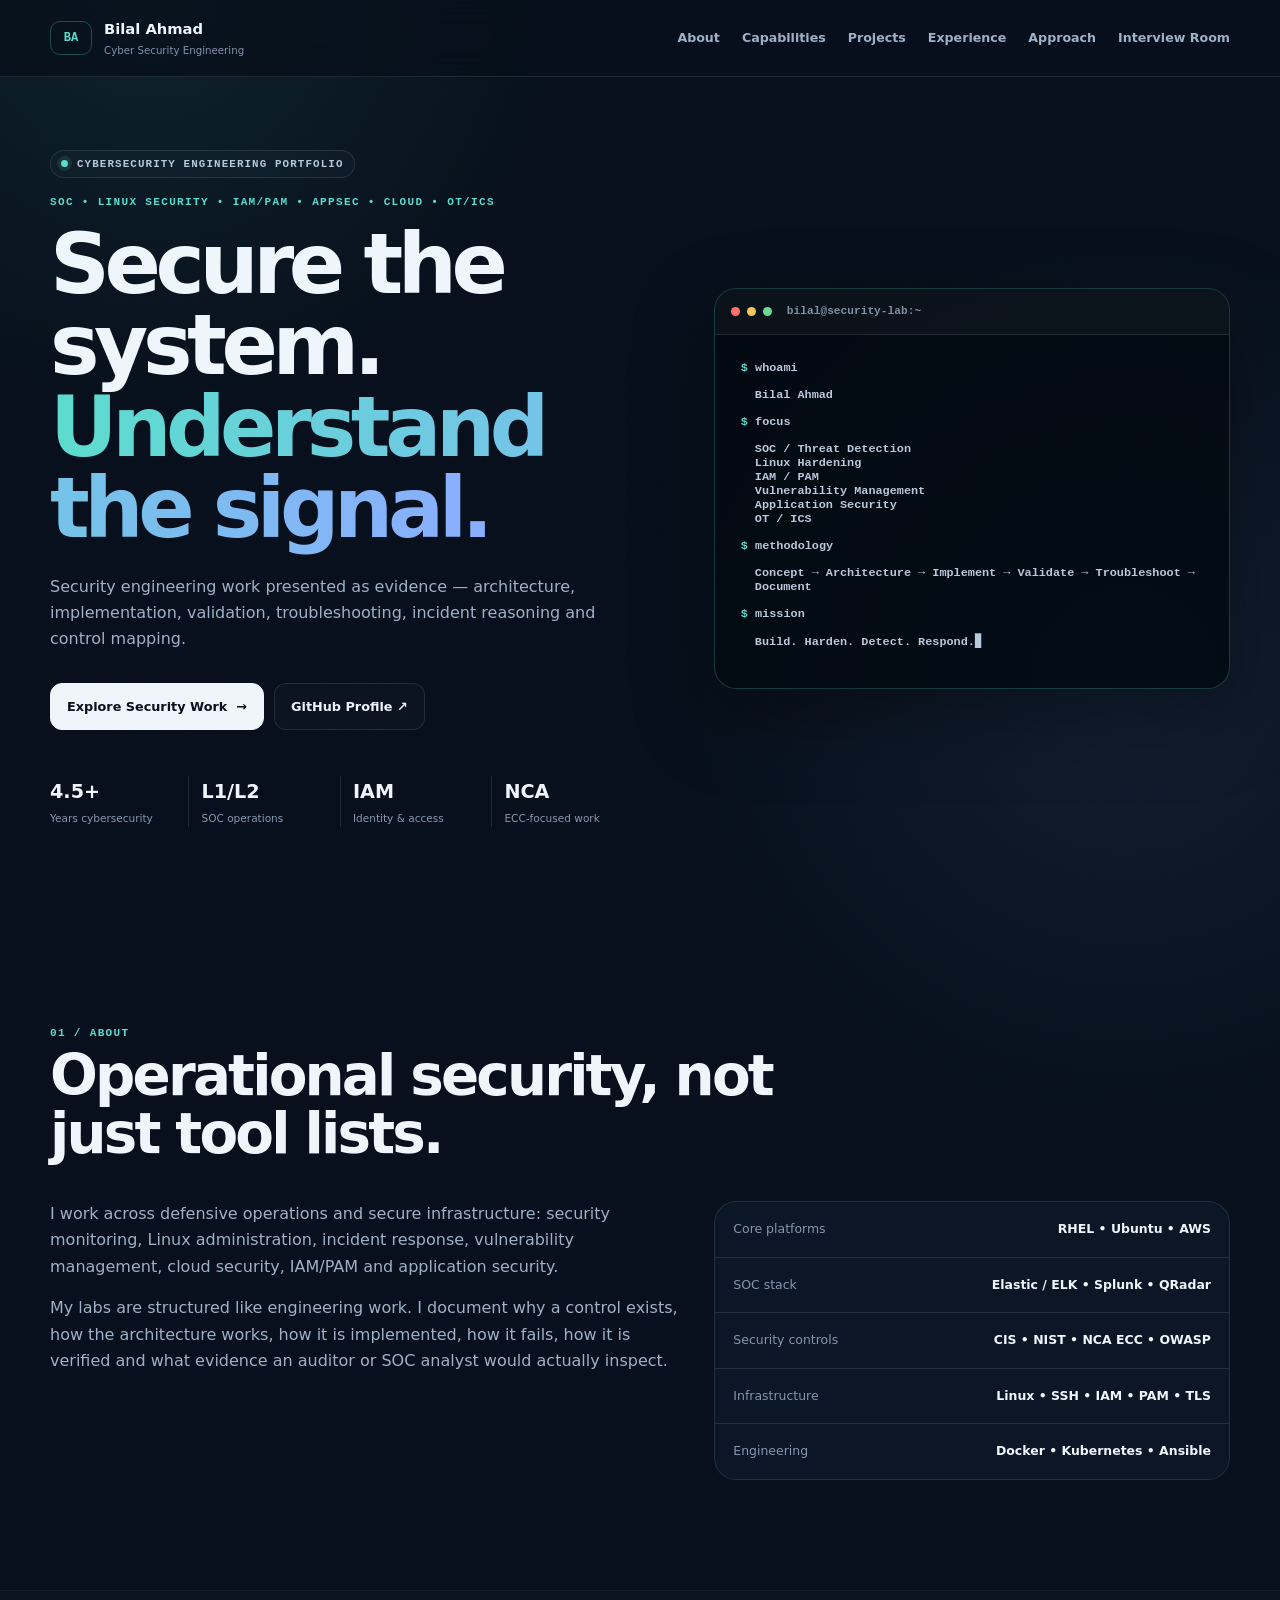
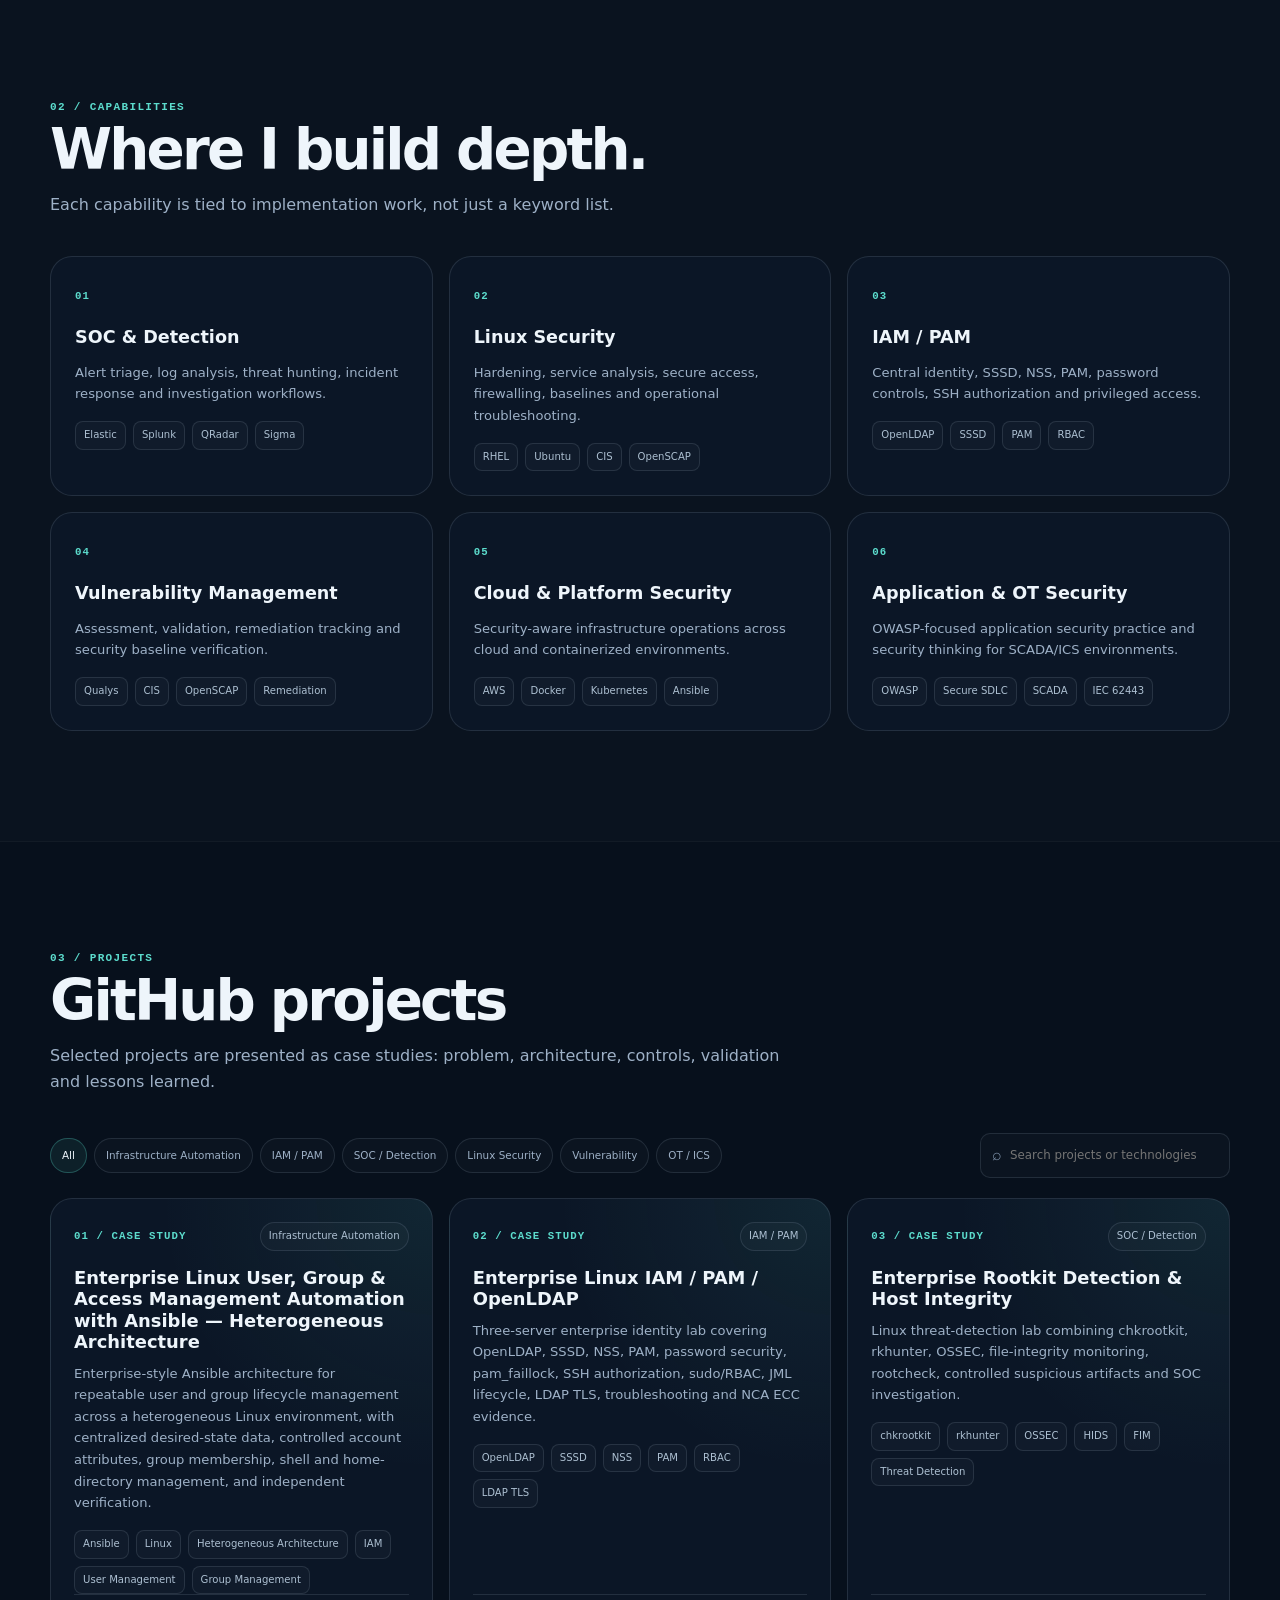
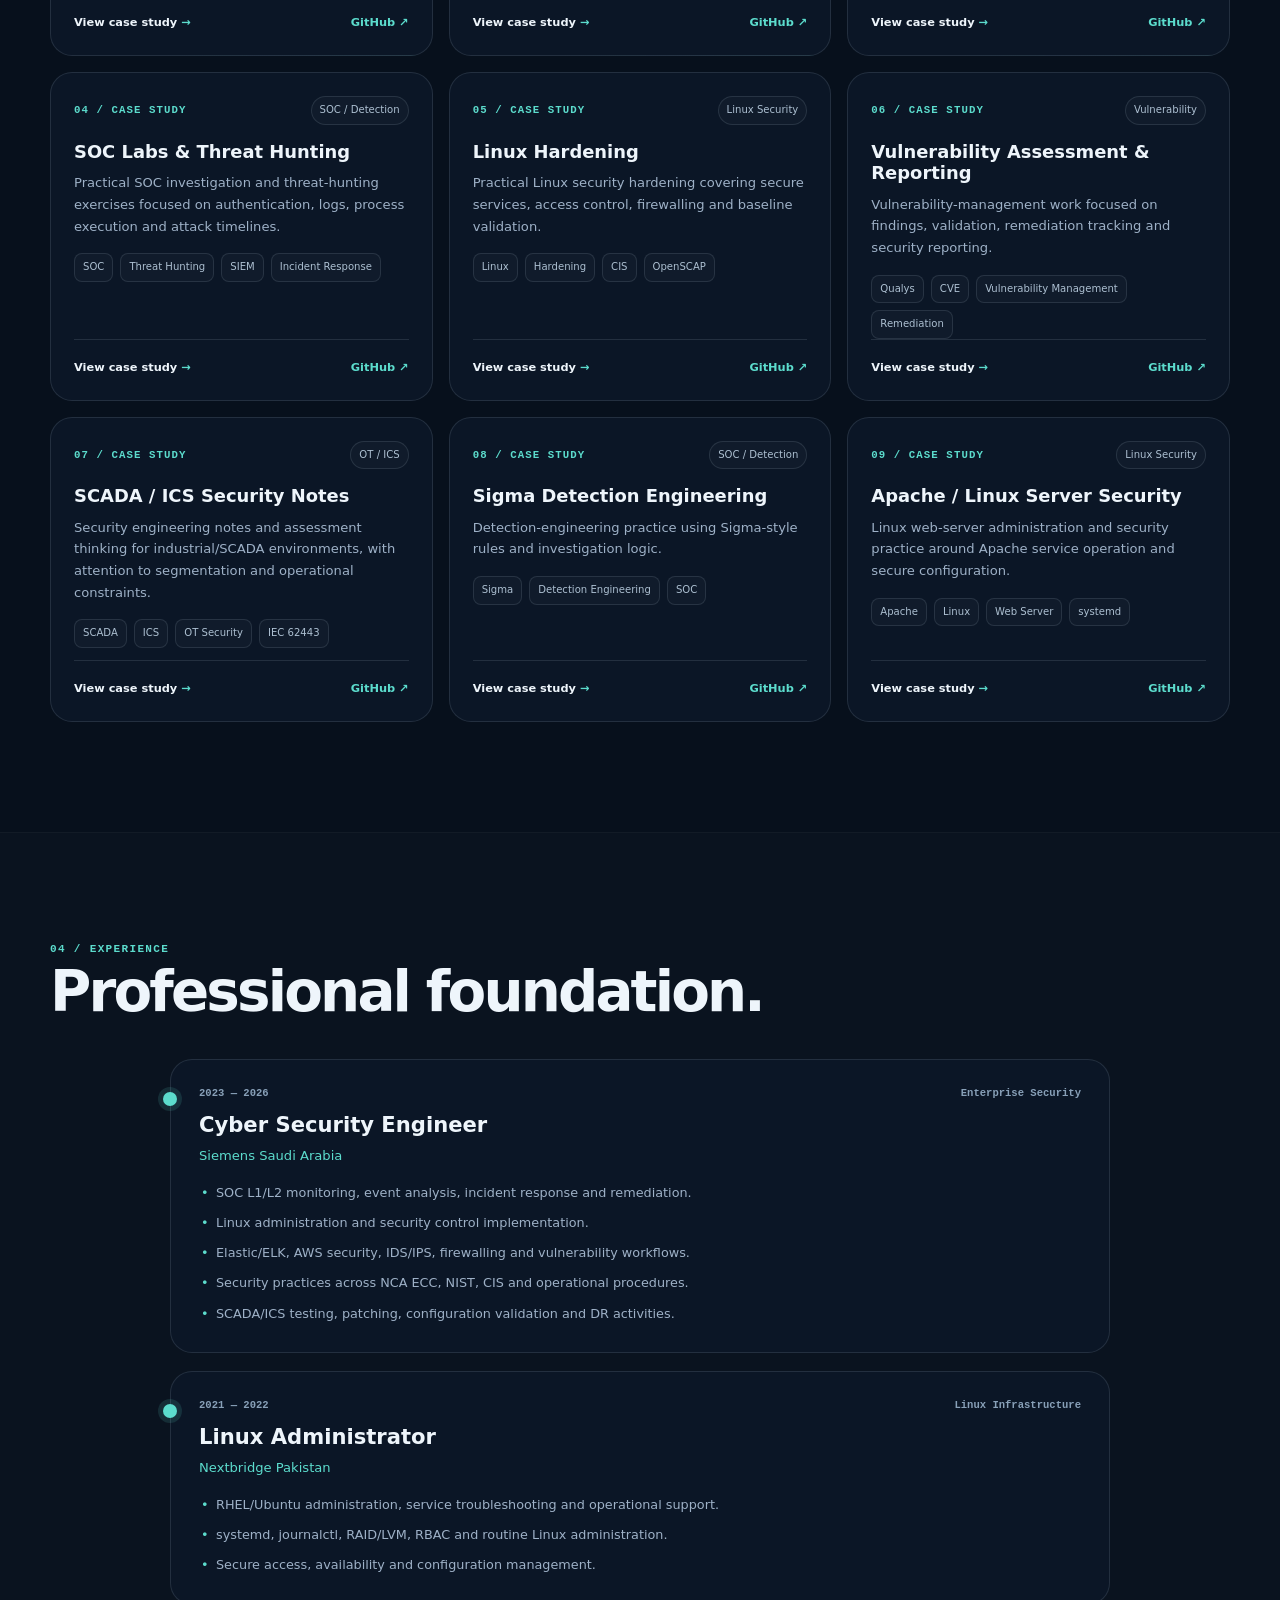
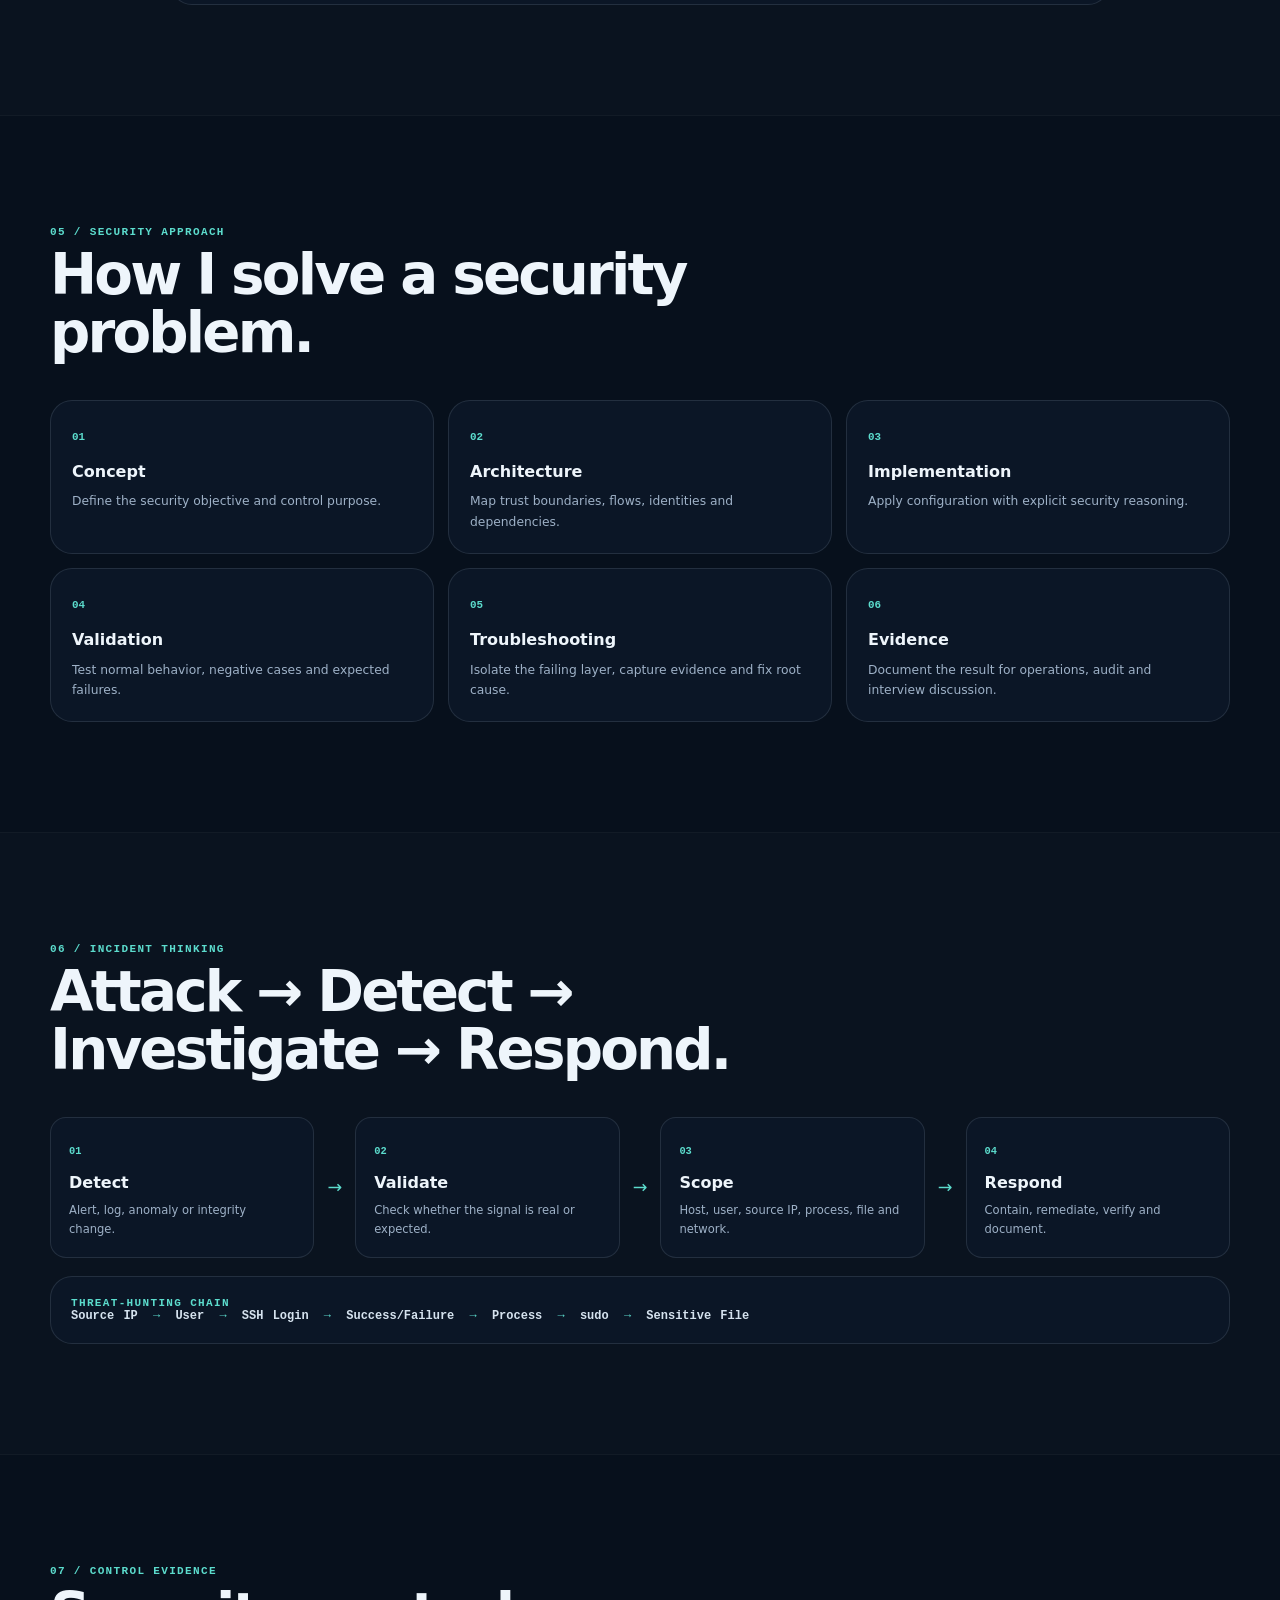
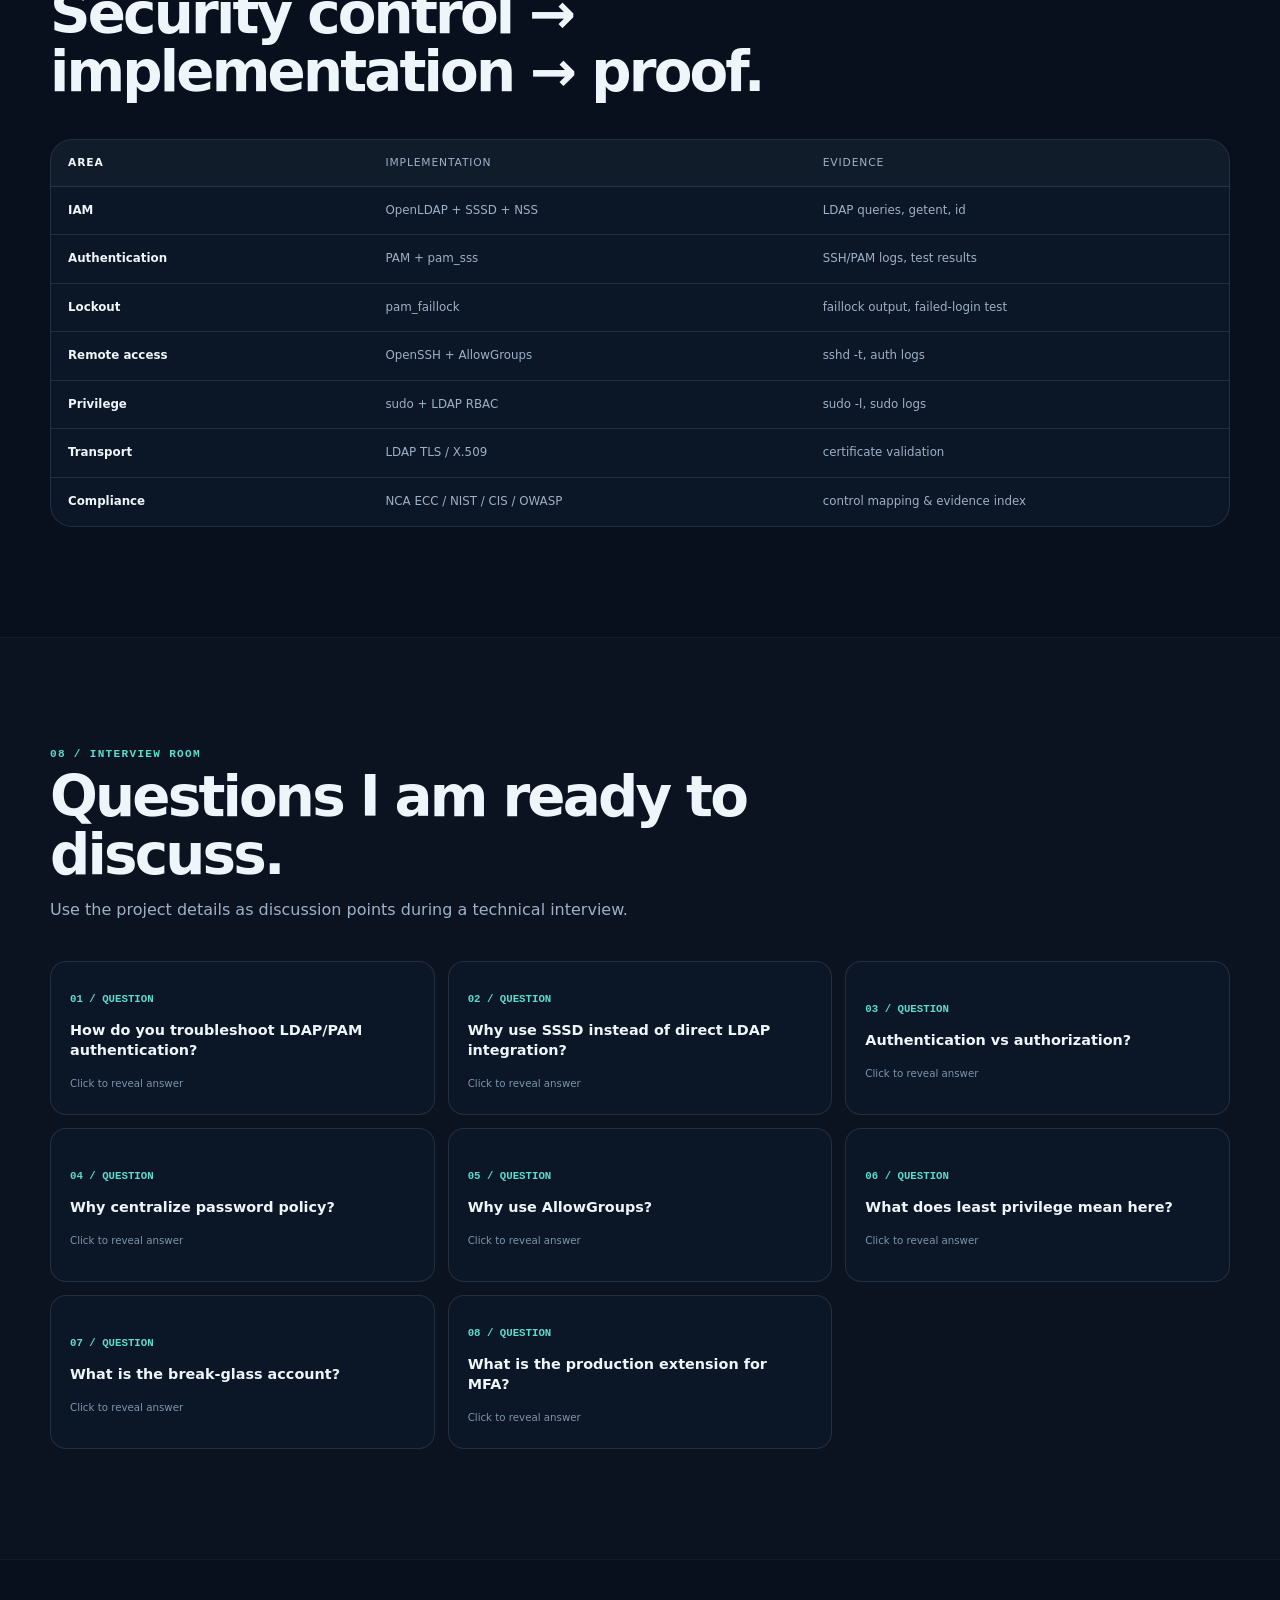
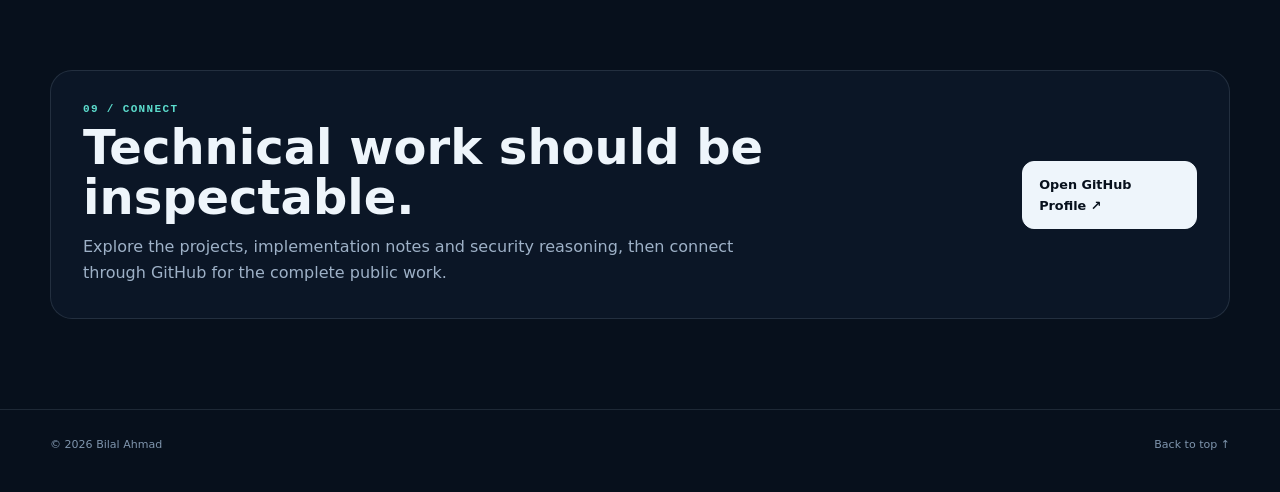
<file: index.html>
<!DOCTYPE html>
<html lang="en">
<head>
  <meta charset="UTF-8">
  <meta name="viewport" content="width=device-width, initial-scale=1.0">
  <meta name="description" content="Bilal Ahmad — Cyber Security Engineer, SOC Analyst and Application Security portfolio.">
  <meta name="theme-color" content="#07101c">
  <title>Bilal Ahmad | Cyber Security Portfolio</title>
  <link rel="stylesheet" href="style.css?v=20261014-lab12-fix2">
</head>
<body>
  <div class="noise" aria-hidden="true"></div>
  <div class="grid-bg" aria-hidden="true"></div>

  <header class="header" id="top">
    <div class="container nav-wrap">
      <a class="brand" href="#top" aria-label="Bilal Ahmad home">
        <span class="brand-chip">BA</span>
        <span>
          <strong>Bilal Ahmad</strong>
          <small>Cyber Security Engineering</small>
        </span>
      </a>

      <button class="menu-toggle" id="menuToggle" type="button" aria-label="Open menu" aria-expanded="false">
        <span></span><span></span><span></span>
      </button>

      <nav class="nav-links" id="navLinks" aria-label="Primary navigation">
        <a href="#about">About</a>
        <a href="#capabilities">Capabilities</a>
        <a href="#projects">Projects</a>
        <a href="#experience">Experience</a>
        <a href="#method">Approach</a>
        <a href="#interview">Interview Room</a>
      </nav>
    </div>
  </header>

  <main>
    <section class="hero container">
      <div class="hero-copy reveal">
        <div class="status-line"><span class="pulse"></span> CYBERSECURITY ENGINEERING PORTFOLIO</div>
        <p class="kicker">SOC • LINUX SECURITY • IAM/PAM • APPSEC • CLOUD • OT/ICS</p>
        <h1>Secure the system.<br><span>Understand the signal.</span></h1>
        <p class="hero-lead">
          Security engineering work presented as evidence — architecture, implementation, validation,
          troubleshooting, incident reasoning and control mapping.
        </p>
        <div class="hero-actions">
          <a class="btn btn-primary" href="#projects">Explore Security Work <span>→</span></a>
          <a class="btn btn-ghost" href="https://github.com/bilal7533-sec" target="_blank" rel="noopener noreferrer">GitHub Profile ↗</a>
        </div>

        <div class="hero-metrics">
          <div><strong>4.5+</strong><span>Years cybersecurity</span></div>
          <div><strong>L1/L2</strong><span>SOC operations</span></div>
          <div><strong>IAM</strong><span>Identity & access</span></div>
          <div><strong>NCA</strong><span>ECC-focused work</span></div>
        </div>
      </div>

      <aside class="hero-console reveal" aria-label="Security engineering console">
        <div class="console-top">
          <span class="dot red"></span><span class="dot yellow"></span><span class="dot green"></span>
          <span class="console-title">bilal@security-lab:~</span>
        </div>
        <div class="console-body">
          <p><span class="prompt">$</span> whoami</p>
          <p class="out">Bilal Ahmad</p>
          <p><span class="prompt">$</span> focus</p>
          <p class="out muted">SOC / Threat Detection<br>Linux Hardening<br>IAM / PAM<br>Vulnerability Management<br>Application Security<br>OT / ICS</p>
          <p><span class="prompt">$</span> methodology</p>
          <p class="out">Concept → Architecture → Implement → Validate → Troubleshoot → Document</p>
          <p><span class="prompt">$</span> mission</p>
          <p class="out accent">Build. Harden. Detect. Respond.<span class="cursor">▋</span></p>
        </div>
      </aside>
    </section>

    <section class="section container" id="about">
      <div class="section-head reveal">
        <p class="eyebrow">01 / ABOUT</p>
        <h2>Operational security, not just tool lists.</h2>
      </div>
      <div class="about-grid">
        <div class="about-story reveal">
          <p>I work across defensive operations and secure infrastructure: security monitoring, Linux administration, incident response, vulnerability management, cloud security, IAM/PAM and application security.</p>
          <p>My labs are structured like engineering work. I document why a control exists, how the architecture works, how it is implemented, how it fails, how it is verified and what evidence an auditor or SOC analyst would actually inspect.</p>
        </div>
        <div class="proof-panel reveal">
          <div class="proof-row"><span>Core platforms</span><strong>RHEL • Ubuntu • AWS</strong></div>
          <div class="proof-row"><span>SOC stack</span><strong>Elastic / ELK • Splunk • QRadar</strong></div>
          <div class="proof-row"><span>Security controls</span><strong>CIS • NIST • NCA ECC • OWASP</strong></div>
          <div class="proof-row"><span>Infrastructure</span><strong>Linux • SSH • IAM • PAM • TLS</strong></div>
          <div class="proof-row"><span>Engineering</span><strong>Docker • Kubernetes • Ansible</strong></div>
        </div>
      </div>
    </section>

    <section class="section alt" id="capabilities">
      <div class="container">
        <div class="section-head reveal">
          <p class="eyebrow">02 / CAPABILITIES</p>
          <h2>Where I build depth.</h2>
          <p class="section-sub">Each capability is tied to implementation work, not just a keyword list.</p>
        </div>
        <div class="cap-grid">
          <article class="cap-card reveal"><span class="cap-num">01</span><h3>SOC & Detection</h3><p>Alert triage, log analysis, threat hunting, incident response and investigation workflows.</p><div class="tag-list"><span>Elastic</span><span>Splunk</span><span>QRadar</span><span>Sigma</span></div></article>
          <article class="cap-card reveal"><span class="cap-num">02</span><h3>Linux Security</h3><p>Hardening, service analysis, secure access, firewalling, baselines and operational troubleshooting.</p><div class="tag-list"><span>RHEL</span><span>Ubuntu</span><span>CIS</span><span>OpenSCAP</span></div></article>
          <article class="cap-card reveal"><span class="cap-num">03</span><h3>IAM / PAM</h3><p>Central identity, SSSD, NSS, PAM, password controls, SSH authorization and privileged access.</p><div class="tag-list"><span>OpenLDAP</span><span>SSSD</span><span>PAM</span><span>RBAC</span></div></article>
          <article class="cap-card reveal"><span class="cap-num">04</span><h3>Vulnerability Management</h3><p>Assessment, validation, remediation tracking and security baseline verification.</p><div class="tag-list"><span>Qualys</span><span>CIS</span><span>OpenSCAP</span><span>Remediation</span></div></article>
          <article class="cap-card reveal"><span class="cap-num">05</span><h3>Cloud & Platform Security</h3><p>Security-aware infrastructure operations across cloud and containerized environments.</p><div class="tag-list"><span>AWS</span><span>Docker</span><span>Kubernetes</span><span>Ansible</span></div></article>
          <article class="cap-card reveal"><span class="cap-num">06</span><h3>Application & OT Security</h3><p>OWASP-focused application security practice and security thinking for SCADA/ICS environments.</p><div class="tag-list"><span>OWASP</span><span>Secure SDLC</span><span>SCADA</span><span>IEC 62443</span></div></article>
        </div>
      </div>
    </section>

    <section class="section container" id="projects">
      <div class="section-head reveal">
        <p class="eyebrow">03 / PROJECTS</p>
        <h2>GitHub projects</h2>
        <p class="section-sub">Selected projects are presented as case studies: problem, architecture, controls, validation and lessons learned.</p>
      </div>

      <div class="project-toolbar reveal">
        <div class="filter-wrap" id="filters" role="toolbar" aria-label="Project filters"></div>
        <label class="search-box"><span>⌕</span><input id="projectSearch" type="search" placeholder="Search projects or technologies" autocomplete="off"></label>
      </div>

      <div class="projects-grid" id="projectsGrid" aria-live="polite"></div>
      <div class="project-empty" id="projectEmpty" hidden>No project matches your search.</div>
    </section>

    <section class="section alt" id="experience">
      <div class="container">
        <div class="section-head reveal">
          <p class="eyebrow">04 / EXPERIENCE</p>
          <h2>Professional foundation.</h2>
        </div>
        <div class="timeline">
          <article class="timeline-card reveal">
            <div class="timeline-marker"></div>
            <div class="timeline-meta"><span>2023 — 2026</span><span>Enterprise Security</span></div>
            <h3>Cyber Security Engineer</h3>
            <p class="org">Siemens Saudi Arabia</p>
            <ul><li>SOC L1/L2 monitoring, event analysis, incident response and remediation.</li><li>Linux administration and security control implementation.</li><li>Elastic/ELK, AWS security, IDS/IPS, firewalling and vulnerability workflows.</li><li>Security practices across NCA ECC, NIST, CIS and operational procedures.</li><li>SCADA/ICS testing, patching, configuration validation and DR activities.</li></ul>
          </article>
          <article class="timeline-card reveal">
            <div class="timeline-marker"></div>
            <div class="timeline-meta"><span>2021 — 2022</span><span>Linux Infrastructure</span></div>
            <h3>Linux Administrator</h3>
            <p class="org">Nextbridge Pakistan</p>
            <ul><li>RHEL/Ubuntu administration, service troubleshooting and operational support.</li><li>systemd, journalctl, RAID/LVM, RBAC and routine Linux administration.</li><li>Secure access, availability and configuration management.</li></ul>
          </article>
        </div>
      </div>
    </section>

    <section class="section container" id="method">
      <div class="section-head reveal">
        <p class="eyebrow">05 / SECURITY APPROACH</p>
        <h2>How I solve a security problem.</h2>
      </div>
      <div class="method-grid">
        <div class="method-card reveal"><span>01</span><h3>Concept</h3><p>Define the security objective and control purpose.</p></div>
        <div class="method-card reveal"><span>02</span><h3>Architecture</h3><p>Map trust boundaries, flows, identities and dependencies.</p></div>
        <div class="method-card reveal"><span>03</span><h3>Implementation</h3><p>Apply configuration with explicit security reasoning.</p></div>
        <div class="method-card reveal"><span>04</span><h3>Validation</h3><p>Test normal behavior, negative cases and expected failures.</p></div>
        <div class="method-card reveal"><span>05</span><h3>Troubleshooting</h3><p>Isolate the failing layer, capture evidence and fix root cause.</p></div>
        <div class="method-card reveal"><span>06</span><h3>Evidence</h3><p>Document the result for operations, audit and interview discussion.</p></div>
      </div>
    </section>

    <section class="section alt" id="response">
      <div class="container">
        <div class="section-head reveal">
          <p class="eyebrow">06 / INCIDENT THINKING</p>
          <h2>Attack → Detect → Investigate → Respond.</h2>
        </div>
        <div class="response-flow reveal">
          <div><span>01</span><strong>Detect</strong><p>Alert, log, anomaly or integrity change.</p></div>
          <i>→</i><div><span>02</span><strong>Validate</strong><p>Check whether the signal is real or expected.</p></div>
          <i>→</i><div><span>03</span><strong>Scope</strong><p>Host, user, source IP, process, file and network.</p></div>
          <i>→</i><div><span>04</span><strong>Respond</strong><p>Contain, remediate, verify and document.</p></div>
        </div>
        <div class="hunt-box reveal"><p class="eyebrow">THREAT-HUNTING CHAIN</p><p class="hunt-chain">Source IP <b>→</b> User <b>→</b> SSH Login <b>→</b> Success/Failure <b>→</b> Process <b>→</b> sudo <b>→</b> Sensitive File</p></div>
      </div>
    </section>

    <section class="section container" id="controls">
      <div class="section-head reveal">
        <p class="eyebrow">07 / CONTROL EVIDENCE</p>
        <h2>Security control → implementation → proof.</h2>
      </div>
      <div class="control-table reveal">
        <div class="control-row head"><span>Area</span><span>Implementation</span><span>Evidence</span></div>
        <div class="control-row"><span>IAM</span><span>OpenLDAP + SSSD + NSS</span><span>LDAP queries, getent, id</span></div>
        <div class="control-row"><span>Authentication</span><span>PAM + pam_sss</span><span>SSH/PAM logs, test results</span></div>
        <div class="control-row"><span>Lockout</span><span>pam_faillock</span><span>faillock output, failed-login test</span></div>
        <div class="control-row"><span>Remote access</span><span>OpenSSH + AllowGroups</span><span>sshd -t, auth logs</span></div>
        <div class="control-row"><span>Privilege</span><span>sudo + LDAP RBAC</span><span>sudo -l, sudo logs</span></div>
        <div class="control-row"><span>Transport</span><span>LDAP TLS / X.509</span><span>certificate validation</span></div>
        <div class="control-row"><span>Compliance</span><span>NCA ECC / NIST / CIS / OWASP</span><span>control mapping & evidence index</span></div>
      </div>
    </section>

    <section class="section alt" id="interview">
      <div class="container">
        <div class="section-head reveal">
          <p class="eyebrow">08 / INTERVIEW ROOM</p>
          <h2>Questions I am ready to discuss.</h2>
          <p class="section-sub">Use the project details as discussion points during a technical interview.</p>
        </div>
        <div class="interview-grid" id="interviewGrid"></div>
      </div>
    </section>

    <section class="section contact-section" id="contact">
      <div class="container contact-panel reveal">
        <div><p class="eyebrow">09 / CONNECT</p><h2>Technical work should be inspectable.</h2><p>Explore the projects, implementation notes and security reasoning, then connect through GitHub for the complete public work.</p></div>
        <a class="btn btn-primary" href="https://github.com/bilal7533-sec" target="_blank" rel="noopener noreferrer">Open GitHub Profile ↗</a>
      </div>
    </section>
  </main>

  <footer class="footer"><div class="container footer-inner"><span>© <span id="year"></span> Bilal Ahmad</span><a href="#top">Back to top ↑</a></div></footer>

  <div class="modal" id="caseModal" hidden>
    <div class="modal-backdrop" data-close-modal></div>
    <article class="modal-card" role="dialog" aria-modal="true" aria-labelledby="modalTitle">
      <button class="modal-close" type="button" aria-label="Close" data-close-modal>×</button>
      <p class="eyebrow" id="modalCategory"></p>
      <h2 id="modalTitle"></h2>
      <p class="modal-summary" id="modalSummary"></p>
      <div class="modal-grid">
        <div><span>Security problem</span><p id="modalProblem"></p></div>
        <div><span>Architecture / stack</span><p id="modalStack"></p></div>
        <div><span>Validation</span><p id="modalValidation"></p></div>
        <div><span>Evidence</span><p id="modalEvidence"></p></div>
      </div>
      <div id="modalBody"></div>
      <div class="modal-actions" id="modalActions"></div>
    </article>
  </div>

  <script src="data/projects.js?v=20261014-lab12-fix2"></script>
  <script src="app.js?v=20261014-lab12-fix2"></script>
</body>
</html>
</file>
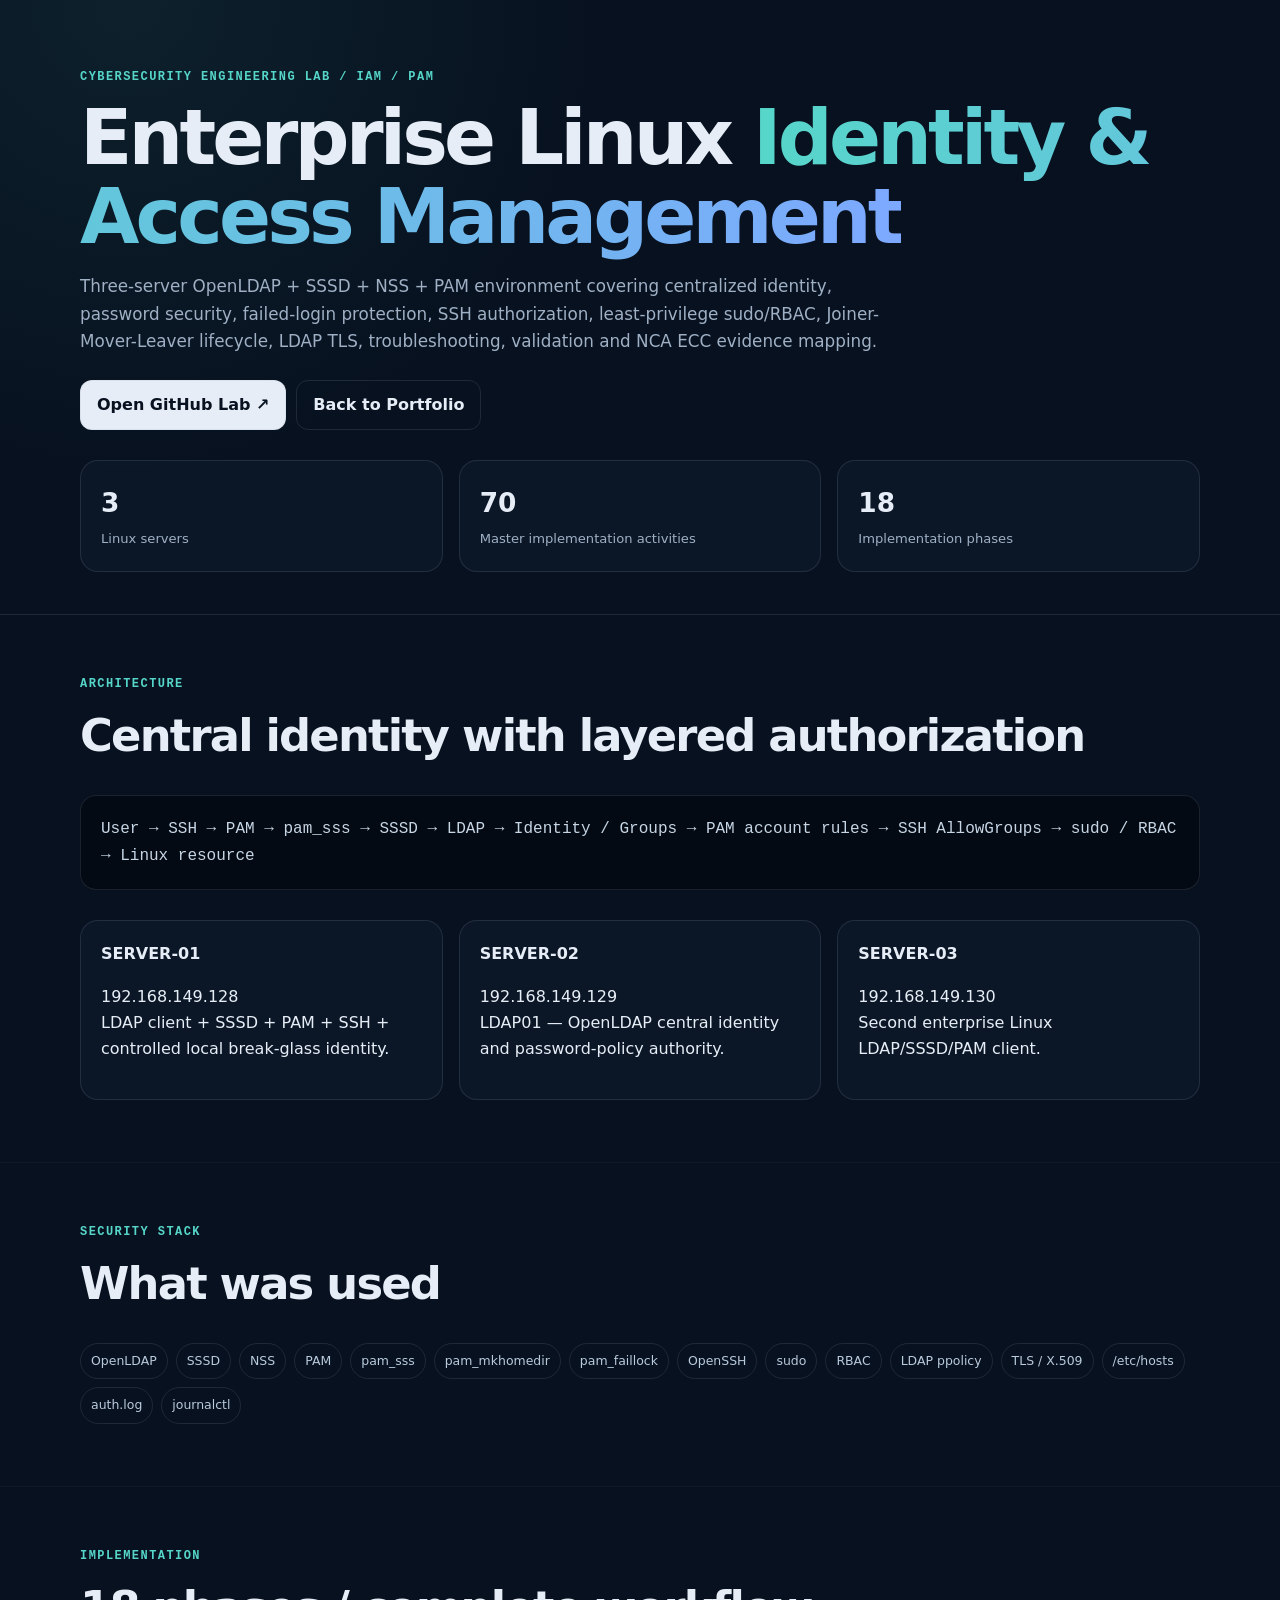
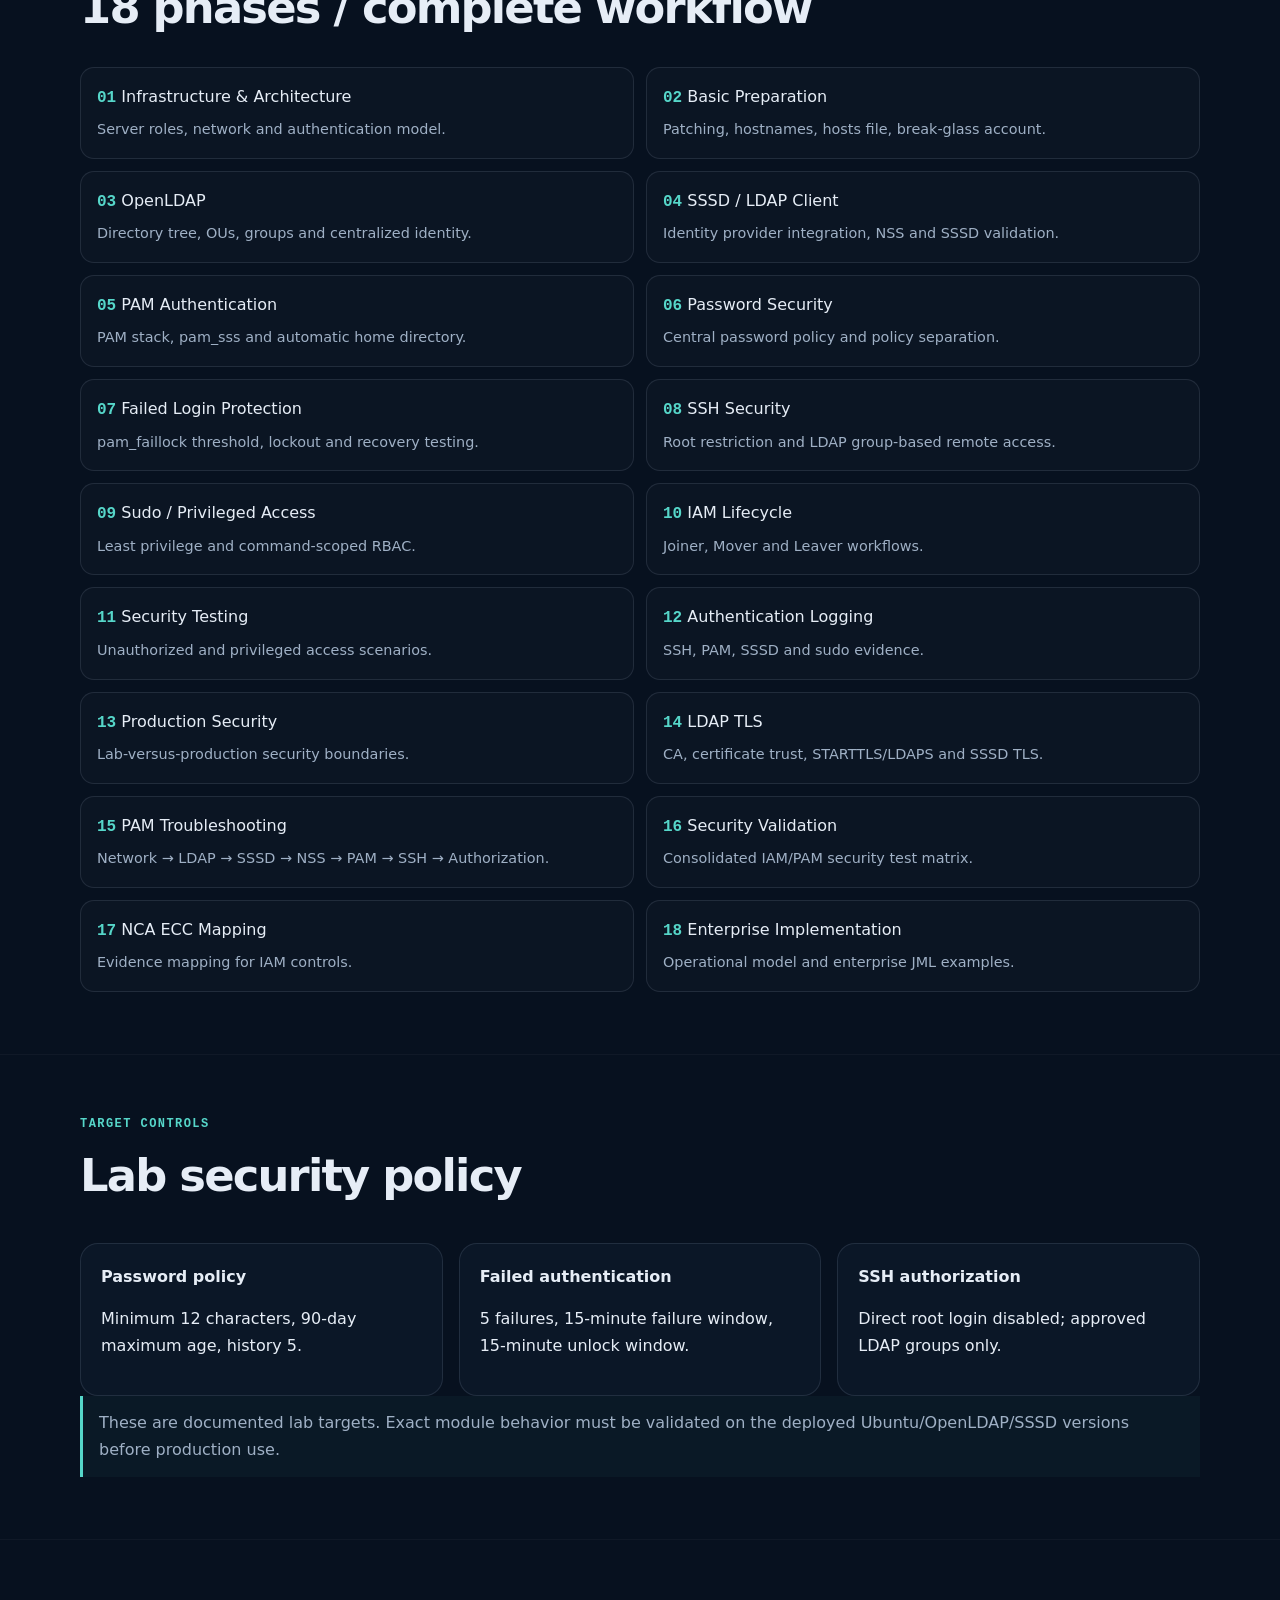
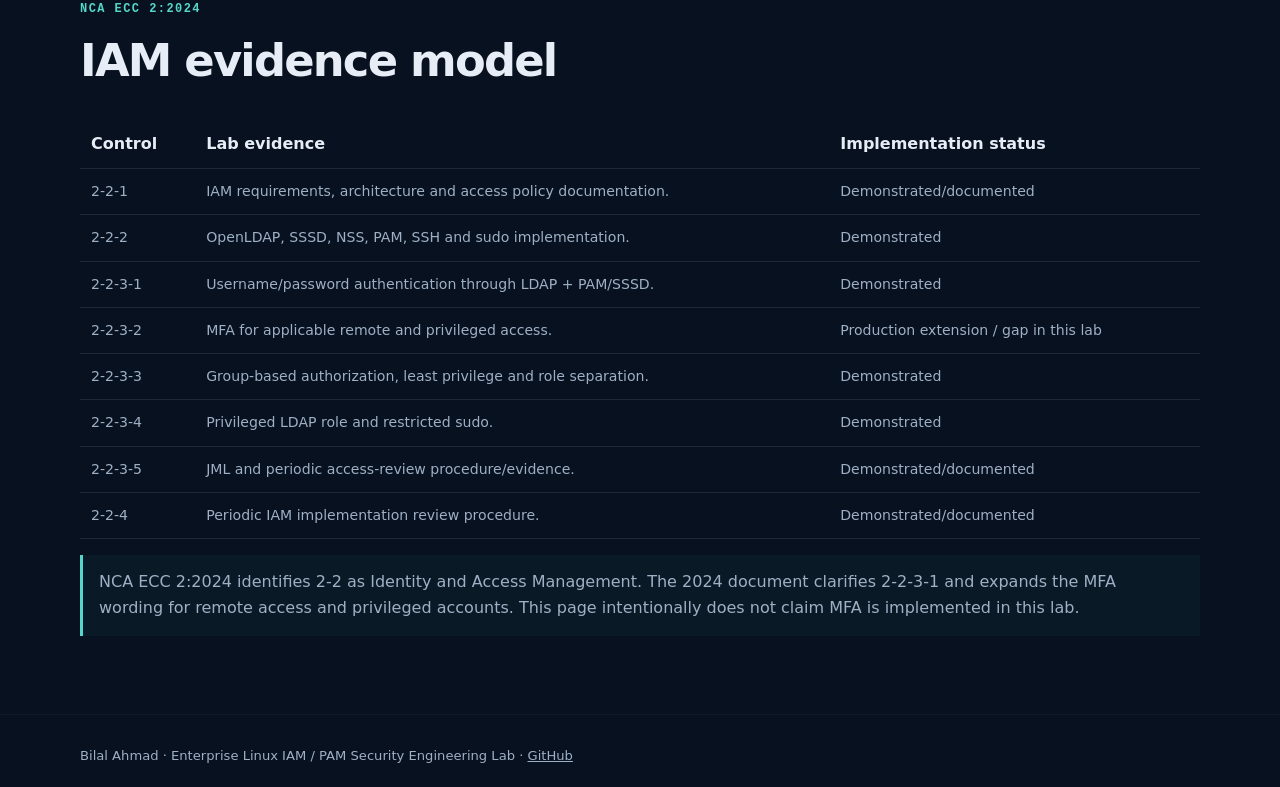
<file: projects/enterprise-ldap-pam-security-lab/web/index.html>
<!DOCTYPE html>
<html lang="en">
<head>
<meta charset="UTF-8">
<meta name="viewport" content="width=device-width, initial-scale=1.0">
<meta name="description" content="Enterprise Linux IAM, PAM and OpenLDAP security engineering lab by Bilal Ahmad.">
<title>Enterprise Linux IAM / PAM Lab | Bilal Ahmad</title>
<style>
:root{--bg:#07111f;--panel:#0d1a2b;--line:rgba(148,163,184,.16);--text:#e6edf6;--muted:#9fb0c5;--accent:#56d6c9;--accent2:#7da8ff}
*{box-sizing:border-box}html{scroll-behavior:smooth}body{margin:0;font-family:Inter,system-ui,-apple-system,Segoe UI,sans-serif;color:var(--text);background:radial-gradient(circle at 10% 0%,rgba(86,214,201,.08),transparent 30rem),var(--bg);line-height:1.65}.wrap{width:min(1120px,calc(100% - 32px));margin:auto}a{color:inherit}.top{padding:70px 0 42px;border-bottom:1px solid var(--line)}.eyebrow{font:600 .75rem ui-monospace,SFMono-Regular,Menlo,monospace;letter-spacing:.12em;color:var(--accent)}h1{font-size:clamp(2.3rem,6vw,4.8rem);line-height:1.03;letter-spacing:-.05em;margin:14px 0}h1 span{background:linear-gradient(90deg,var(--accent),var(--accent2));-webkit-background-clip:text;color:transparent}.lead{max-width:830px;color:var(--muted);font-size:1.05rem}.actions{display:flex;gap:10px;flex-wrap:wrap;margin-top:24px}.btn{display:inline-block;padding:11px 16px;border:1px solid var(--line);border-radius:12px;text-decoration:none;font-weight:700}.btn.primary{background:var(--text);color:var(--bg)}.grid{display:grid;grid-template-columns:repeat(3,1fr);gap:16px;margin-top:30px}.card{background:rgba(13,26,43,.78);border:1px solid var(--line);border-radius:18px;padding:20px}.stat strong{display:block;font-size:1.65rem}.stat span{color:var(--muted);font-size:.82rem}section{padding:62px 0;border-bottom:1px solid rgba(255,255,255,.035)}h2{font-size:clamp(1.8rem,4vw,2.8rem);margin:8px 0 22px;letter-spacing:-.04em}.flow{padding:20px;border:1px solid var(--line);border-radius:16px;background:#030a13;overflow:auto;font-family:ui-monospace,SFMono-Regular,Menlo,monospace;color:#c7d5e5}.phases{display:grid;grid-template-columns:repeat(2,1fr);gap:12px}.phase{border:1px solid var(--line);border-radius:14px;padding:16px;background:rgba(255,255,255,.02)}.phase b{color:var(--accent);font-family:ui-monospace,SFMono-Regular,Menlo,monospace}.phase p{margin:7px 0 0;color:var(--muted);font-size:.9rem}.stack{display:flex;flex-wrap:wrap;gap:8px}.stack span{border:1px solid var(--line);border-radius:999px;padding:7px 10px;color:#b9cadc;font-size:.78rem}.nca{overflow:auto}.nca table{width:100%;border-collapse:collapse}.nca th,.nca td{padding:11px;border-bottom:1px solid var(--line);text-align:left;vertical-align:top}.nca td{color:var(--muted);font-size:.88rem}.note{border-left:3px solid var(--accent);padding:14px 16px;background:rgba(86,214,201,.04);color:var(--muted)}footer{padding:30px 0;color:var(--muted);font-size:.82rem}@media(max-width:800px){.grid,.phases{grid-template-columns:1fr}}
</style>
</head>
<body>
<header class="top">
<div class="wrap">
<div class="eyebrow">CYBERSECURITY ENGINEERING LAB / IAM / PAM</div>
<h1>Enterprise Linux <span>Identity & Access Management</span></h1>
<p class="lead">Three-server OpenLDAP + SSSD + NSS + PAM environment covering centralized identity, password security, failed-login protection, SSH authorization, least-privilege sudo/RBAC, Joiner-Mover-Leaver lifecycle, LDAP TLS, troubleshooting, validation and NCA ECC evidence mapping.</p>
<div class="actions">
<a class="btn primary" href="https://github.com/bilal7533-sec/bilal7533-sec.github.io/tree/main/projects/enterprise-ldap-pam-security-lab" target="_blank" rel="noreferrer">Open GitHub Lab ↗</a>
<a class="btn" id="backToPortfolio" href="https://bilal7533-sec.github.io/#projects">Back to Portfolio</a>
</div>
<div class="grid">
<div class="card stat"><strong>3</strong><span>Linux servers</span></div>
<div class="card stat"><strong>70</strong><span>Master implementation activities</span></div>
<div class="card stat"><strong>18</strong><span>Implementation phases</span></div>
</div>
</div>
</header>
<main>
<section><div class="wrap">
<div class="eyebrow">ARCHITECTURE</div><h2>Central identity with layered authorization</h2>
<div class="flow">User → SSH → PAM → pam_sss → SSSD → LDAP → Identity / Groups → PAM account rules → SSH AllowGroups → sudo / RBAC → Linux resource</div>
<div class="grid">
<div class="card"><b>SERVER-01</b><p>192.168.149.128<br>LDAP client + SSSD + PAM + SSH + controlled local break-glass identity.</p></div>
<div class="card"><b>SERVER-02</b><p>192.168.149.129<br>LDAP01 — OpenLDAP central identity and password-policy authority.</p></div>
<div class="card"><b>SERVER-03</b><p>192.168.149.130<br>Second enterprise Linux LDAP/SSSD/PAM client.</p></div>
</div>
</div></section>
<section><div class="wrap">
<div class="eyebrow">SECURITY STACK</div><h2>What was used</h2>
<div class="stack">
<span>OpenLDAP</span><span>SSSD</span><span>NSS</span><span>PAM</span><span>pam_sss</span><span>pam_mkhomedir</span><span>pam_faillock</span><span>OpenSSH</span><span>sudo</span><span>RBAC</span><span>LDAP ppolicy</span><span>TLS / X.509</span><span>/etc/hosts</span><span>auth.log</span><span>journalctl</span>
</div>
</div></section>
<section><div class="wrap">
<div class="eyebrow">IMPLEMENTATION</div><h2>18 phases / complete workflow</h2>
<div class="phases">
<div class="phase"><b>01</b> Infrastructure & Architecture<p>Server roles, network and authentication model.</p></div>
<div class="phase"><b>02</b> Basic Preparation<p>Patching, hostnames, hosts file, break-glass account.</p></div>
<div class="phase"><b>03</b> OpenLDAP<p>Directory tree, OUs, groups and centralized identity.</p></div>
<div class="phase"><b>04</b> SSSD / LDAP Client<p>Identity provider integration, NSS and SSSD validation.</p></div>
<div class="phase"><b>05</b> PAM Authentication<p>PAM stack, pam_sss and automatic home directory.</p></div>
<div class="phase"><b>06</b> Password Security<p>Central password policy and policy separation.</p></div>
<div class="phase"><b>07</b> Failed Login Protection<p>pam_faillock threshold, lockout and recovery testing.</p></div>
<div class="phase"><b>08</b> SSH Security<p>Root restriction and LDAP group-based remote access.</p></div>
<div class="phase"><b>09</b> Sudo / Privileged Access<p>Least privilege and command-scoped RBAC.</p></div>
<div class="phase"><b>10</b> IAM Lifecycle<p>Joiner, Mover and Leaver workflows.</p></div>
<div class="phase"><b>11</b> Security Testing<p>Unauthorized and privileged access scenarios.</p></div>
<div class="phase"><b>12</b> Authentication Logging<p>SSH, PAM, SSSD and sudo evidence.</p></div>
<div class="phase"><b>13</b> Production Security<p>Lab-versus-production security boundaries.</p></div>
<div class="phase"><b>14</b> LDAP TLS<p>CA, certificate trust, STARTTLS/LDAPS and SSSD TLS.</p></div>
<div class="phase"><b>15</b> PAM Troubleshooting<p>Network → LDAP → SSSD → NSS → PAM → SSH → Authorization.</p></div>
<div class="phase"><b>16</b> Security Validation<p>Consolidated IAM/PAM security test matrix.</p></div>
<div class="phase"><b>17</b> NCA ECC Mapping<p>Evidence mapping for IAM controls.</p></div>
<div class="phase"><b>18</b> Enterprise Implementation<p>Operational model and enterprise JML examples.</p></div>
</div>
</div></section>
<section><div class="wrap">
<div class="eyebrow">TARGET CONTROLS</div><h2>Lab security policy</h2>
<div class="grid">
<div class="card"><b>Password policy</b><p>Minimum 12 characters, 90-day maximum age, history 5.</p></div>
<div class="card"><b>Failed authentication</b><p>5 failures, 15-minute failure window, 15-minute unlock window.</p></div>
<div class="card"><b>SSH authorization</b><p>Direct root login disabled; approved LDAP groups only.</p></div>
</div>
<div class="note">These are documented lab targets. Exact module behavior must be validated on the deployed Ubuntu/OpenLDAP/SSSD versions before production use.</div>
</div></section>
<section><div class="wrap">
<div class="eyebrow">NCA ECC 2:2024</div><h2>IAM evidence model</h2>
<div class="nca"><table><thead><tr><th>Control</th><th>Lab evidence</th><th>Implementation status</th></tr></thead><tbody>
<tr><td>2-2-1</td><td>IAM requirements, architecture and access policy documentation.</td><td>Demonstrated/documented</td></tr>
<tr><td>2-2-2</td><td>OpenLDAP, SSSD, NSS, PAM, SSH and sudo implementation.</td><td>Demonstrated</td></tr>
<tr><td>2-2-3-1</td><td>Username/password authentication through LDAP + PAM/SSSD.</td><td>Demonstrated</td></tr>
<tr><td>2-2-3-2</td><td>MFA for applicable remote and privileged access.</td><td>Production extension / gap in this lab</td></tr>
<tr><td>2-2-3-3</td><td>Group-based authorization, least privilege and role separation.</td><td>Demonstrated</td></tr>
<tr><td>2-2-3-4</td><td>Privileged LDAP role and restricted sudo.</td><td>Demonstrated</td></tr>
<tr><td>2-2-3-5</td><td>JML and periodic access-review procedure/evidence.</td><td>Demonstrated/documented</td></tr>
<tr><td>2-2-4</td><td>Periodic IAM implementation review procedure.</td><td>Demonstrated/documented</td></tr>
</tbody></table></div>
<p class="note">NCA ECC 2:2024 identifies 2-2 as Identity and Access Management. The 2024 document clarifies 2-2-3-1 and expands the MFA wording for remote access and privileged accounts. This page intentionally does not claim MFA is implemented in this lab.</p>
</div></section>
</main>
<footer><div class="wrap">Bilal Ahmad · Enterprise Linux IAM / PAM Security Engineering Lab · <a href="https://github.com/bilal7533-sec">GitHub</a></div></footer>
<script>
(() => {
  const back = document.getElementById("backToPortfolio");
  if (back) {
    back.href = "https://bilal7533-sec.github.io/#project-enterprise-ldap-pam-security-lab";
  }
})();
</script>
</body>
</html>
</file>
<file: style.css>
:root{
  --bg:#07101c;--bg2:#0b1727;--panel:rgba(13,25,42,.78);--line:rgba(167,186,208,.15);
  --line2:rgba(92,221,206,.28);--text:#eef5fb;--muted:#9eb1c7;--accent:#5cdccd;--accent2:#8aaeff;
  --warn:#f0c65b;--shadow:0 28px 80px rgba(0,0,0,.34);--r:22px;--max:1180px
}
*{box-sizing:border-box;margin:0;padding:0}
html{scroll-behavior:smooth;scroll-padding-top:92px}
body{font-family:Inter,ui-sans-serif,system-ui,-apple-system,BlinkMacSystemFont,"Segoe UI",sans-serif;color:var(--text);background:
radial-gradient(circle at 12% 0%,rgba(92,220,206,.09),transparent 26rem),
radial-gradient(circle at 88% 8%,rgba(138,174,255,.09),transparent 28rem),var(--bg);line-height:1.65;min-height:100vh}
body.modal-open{overflow:hidden}
a{color:inherit;text-decoration:none}button,input{font:inherit}
.container{width:min(calc(100% - 40px),var(--max));margin-inline:auto}
.noise,.grid-bg{position:fixed;inset:0;pointer-events:none;z-index:-2}
.noise{opacity:.035;background-image:url("data:image/svg+xml,%3Csvg xmlns='http://www.w3.org/2000/svg' width='140' height='140' viewBox='0 0 140 140'%3E%3Cfilter id='n'%3E%3CfeTurbulence type='fractalNoise' baseFrequency='.9' numOctaves='3' stitchTiles='stitch'/%3E%3C/filter%3E%3Crect width='100%25' height='100%25' filter='url(%23n)' opacity='.32'/%3E%3C/svg%3E")}
.grid-bg{z-index:-1;opacity:.32;background-image:linear-gradient(rgba(160,180,205,.045) 1px,transparent 1px),linear-gradient(90deg,rgba(160,180,205,.045) 1px,transparent 1px);background-size:44px 44px;mask-image:linear-gradient(to bottom,#000,transparent 88%)}
.header{position:sticky;top:0;z-index:20;background:rgba(7,16,28,.78);backdrop-filter:blur(16px);border-bottom:1px solid var(--line)}
.nav-wrap{min-height:76px;display:flex;align-items:center;justify-content:space-between;gap:24px}
.brand{display:flex;align-items:center;gap:12px}.brand-chip{width:42px;height:34px;border:1px solid var(--line2);border-radius:10px;display:grid;place-items:center;color:var(--accent);font:700 .75rem ui-monospace,monospace}
.brand strong{display:block;font-size:.92rem}.brand small{display:block;color:#7f94ac;font-size:.64rem;margin-top:1px}
.nav-links{display:flex;align-items:center;gap:22px}.nav-links a{color:var(--muted);font-size:.79rem;font-weight:600}.nav-links a:hover{color:var(--text)}
.menu-toggle{display:none;background:none;border:1px solid var(--line);border-radius:10px;padding:8px}.menu-toggle span{display:block;width:22px;height:2px;background:var(--text);margin:4px}
.hero{min-height:calc(100vh - 76px);display:grid;grid-template-columns:1.07fr .93fr;align-items:center;gap:70px;padding:72px 0 90px}
.status-line{display:inline-flex;align-items:center;gap:9px;font:600 .68rem ui-monospace,monospace;color:#b5c8da;letter-spacing:.1em;border:1px solid var(--line);padding:7px 10px;border-radius:999px;background:rgba(255,255,255,.018)}
.pulse{width:7px;height:7px;border-radius:50%;background:var(--accent);box-shadow:0 0 0 4px rgba(92,220,206,.12)}
.kicker,.eyebrow{font:700 .69rem ui-monospace,monospace;color:var(--accent);letter-spacing:.12em}.kicker{margin-top:18px}
.hero h1{font-size:clamp(3.2rem,6.5vw,6rem);line-height:.98;letter-spacing:-.065em;margin-top:16px;max-width:800px}
.hero h1 span{background:linear-gradient(90deg,var(--accent),var(--accent2));-webkit-background-clip:text;background-clip:text;color:transparent}
.hero-lead{color:var(--muted);font-size:1rem;max-width:690px;margin-top:24px}.hero-actions{display:flex;gap:10px;flex-wrap:wrap;margin-top:30px}
.btn{display:inline-flex;align-items:center;gap:9px;padding:12px 16px;border:1px solid var(--line);border-radius:12px;font-weight:800;font-size:.8rem;transition:transform .18s ease,border-color .18s ease}
.btn:hover{transform:translateY(-2px);border-color:var(--line2)}.btn-primary{background:var(--text);color:var(--bg);border-color:var(--text)}.btn-ghost{background:rgba(255,255,255,.02)}
.hero-metrics{display:grid;grid-template-columns:repeat(4,1fr);gap:12px;margin-top:46px}.hero-metrics div{padding-right:10px;border-right:1px solid var(--line)}.hero-metrics div:last-child{border:0}
.hero-metrics strong{display:block;font-size:1.2rem}.hero-metrics span{display:block;color:#8499b0;font-size:.66rem;margin-top:2px}
.hero-console{border:1px solid rgba(92,220,206,.23);border-radius:var(--r);overflow:hidden;background:rgba(2,9,17,.82);box-shadow:var(--shadow);transform:perspective(1100px) rotateY(-3deg)}
.console-top{min-height:46px;display:flex;align-items:center;gap:7px;padding:0 16px;background:rgba(255,255,255,.035);border-bottom:1px solid var(--line)}
.dot{width:9px;height:9px;border-radius:50%}.red{background:#ff716b}.yellow{background:var(--warn)}.green{background:#6ed898}
.console-title{margin-left:8px;color:#7d91a7;font:600 .7rem ui-monospace,monospace}.console-body{padding:26px;font:600 .74rem ui-monospace,monospace}
.console-body p{margin-bottom:13px;color:#b9c9db}.prompt{color:var(--accent)}.out{padding-left:14px;color:#eef7ff}.muted{color:#bdccdc}.accent{color:var(--accent)}.cursor{animation:blink 1s steps(1,start) infinite}
.reveal{opacity:1;transform:none;transition:opacity .55s ease,transform .55s ease}.js-ready .reveal:not(.seen){opacity:1;transform:none}.reveal.seen{opacity:1;transform:none}@keyframes blink{50%{opacity:0}}
.section{padding:110px 0}.alt{background:rgba(255,255,255,.015);border-top:1px solid rgba(255,255,255,.03);border-bottom:1px solid rgba(255,255,255,.03)}
.section-head{max-width:790px;margin-bottom:38px}.section-head h2{font-size:clamp(2rem,4.4vw,3.55rem);line-height:1.03;letter-spacing:-.05em;margin-top:8px}.section-sub{color:var(--muted);margin-top:13px;max-width:730px}
.about-grid{display:grid;grid-template-columns:1.1fr .9fr;gap:34px}.about-story p{color:var(--muted);font-size:1rem;margin-bottom:15px}
.proof-panel,.cap-card,.project,.timeline-card,.method-card,.contact-panel,.hunt-box,.control-table{border:1px solid var(--line);background:var(--panel);border-radius:var(--r)}
.proof-panel{overflow:hidden}.proof-row{display:flex;justify-content:space-between;gap:18px;padding:17px 18px;border-bottom:1px solid var(--line);font-size:.78rem}.proof-row:last-child{border:0}.proof-row span{color:#8398ae}.proof-row strong{text-align:right}
.cap-grid{display:grid;grid-template-columns:repeat(3,1fr);gap:16px}.cap-card{padding:24px;transition:transform .18s ease,border-color .18s ease}.cap-card:hover,.project:hover,.method-card:hover{transform:translateY(-4px);border-color:var(--line2)}
.cap-num,.project-code{font:700 .67rem ui-monospace,monospace;color:var(--accent);letter-spacing:.1em}.cap-card h3{font-size:1.1rem;margin-top:15px}.cap-card p,.project p{color:var(--muted);font-size:.82rem;margin:10px 0 16px}
.tag-list{display:flex;gap:7px;flex-wrap:wrap}.tag-list span,.project-category{border:1px solid var(--line);background:rgba(255,255,255,.025);padding:5px 8px;border-radius:8px;color:#adc0d2;font-size:.63rem}.project-category{border-radius:999px}
.project-toolbar{display:flex;justify-content:space-between;gap:18px;align-items:center;margin-bottom:20px}.filter-wrap{display:flex;gap:7px;flex-wrap:wrap}
.filter{border:1px solid var(--line);background:rgba(255,255,255,.02);color:var(--muted);border-radius:999px;padding:8px 11px;font-size:.65rem;cursor:pointer}.filter:hover,.filter.active{color:var(--text);border-color:var(--line2);background:rgba(92,220,206,.08)}
.search-box{display:flex;align-items:center;gap:8px;border:1px solid var(--line);background:rgba(255,255,255,.02);border-radius:10px;padding:8px 11px;min-width:250px;color:#7e92aa}.search-box input{border:0;outline:0;background:none;color:var(--text);width:100%;font-size:.74rem}
.projects-grid{display:grid;grid-template-columns:repeat(3,1fr);gap:16px}.project{padding:23px;min-height:305px;display:flex;flex-direction:column;transition:transform .18s ease,border-color .18s ease}.project.featured{background:radial-gradient(circle at 100% 0%,rgba(92,220,206,.08),transparent 17rem),var(--panel)}
.project-top{display:flex;align-items:center;justify-content:space-between;gap:12px}.project h3{font-size:1.12rem;line-height:1.2;margin-top:16px}.project-bottom{display:flex;justify-content:space-between;align-items:center;gap:10px;margin-top:auto;padding-top:18px;border-top:1px solid var(--line)}
.text-btn,.repo-link{font-size:.71rem;font-weight:800}.text-btn{border:0;background:none;color:var(--text);cursor:pointer}.text-btn span{color:var(--accent)}.repo-link{color:var(--accent)}
.project-empty{margin-top:20px;border:1px dashed var(--line);padding:25px;text-align:center;color:var(--muted);border-radius:var(--r)}
.timeline{max-width:940px;margin-inline:auto;display:grid;gap:18px}.timeline-card{position:relative;padding:27px 28px 28px}.timeline-marker{position:absolute;left:-8px;top:32px;width:14px;height:14px;border-radius:50%;background:var(--accent);box-shadow:0 0 0 5px rgba(92,220,206,.13)}
.timeline-meta{display:flex;justify-content:space-between;gap:12px;color:#88a0b8;font:600 .66rem ui-monospace,monospace}.timeline-card h3{font-size:1.32rem;margin-top:9px}.org{color:var(--accent);font-size:.82rem;margin:2px 0 16px}
.timeline-card ul{list-style:none;display:grid;gap:9px;color:var(--muted);font-size:.8rem}.timeline-card li{position:relative;padding-left:17px}.timeline-card li::before{content:'•';position:absolute;left:2px;color:var(--accent)}
.method-grid{display:grid;grid-template-columns:repeat(3,1fr);gap:14px}.method-card{padding:21px}.method-card span{color:var(--accent);font:700 .68rem ui-monospace,monospace}.method-card h3{margin-top:11px;font-size:1rem}.method-card p{color:var(--muted);font-size:.77rem;margin-top:6px}
.response-flow{display:grid;grid-template-columns:1fr auto 1fr auto 1fr auto 1fr;align-items:center;gap:13px}.response-flow div{padding:18px;border:1px solid var(--line);background:var(--panel);border-radius:16px}.response-flow span{color:var(--accent);font:700 .65rem ui-monospace,monospace}.response-flow strong{display:block;margin-top:7px}.response-flow p{color:var(--muted);font-size:.72rem;margin-top:5px}.response-flow i{color:var(--accent);font-style:normal;font-size:1.1rem}
.hunt-box{margin-top:18px;padding:20px}.hunt-chain{font:700 .75rem ui-monospace,monospace;color:#d6e3ef;word-spacing:2px}.hunt-chain b{color:var(--accent);padding:0 6px}
.control-table{overflow:hidden}.control-row{display:grid;grid-template-columns:1fr 1.4fr 1.3fr;gap:18px;padding:14px 17px;border-bottom:1px solid var(--line);font-size:.74rem}.control-row:last-child{border:0}.control-row span:nth-child(1){color:var(--text);font-weight:800}.control-row span:nth-child(2),.control-row span:nth-child(3){color:var(--muted)}.control-row.head{background:rgba(255,255,255,.025);font-size:.67rem;text-transform:uppercase;letter-spacing:.08em;color:var(--accent)}
.interview-grid{display:grid;grid-template-columns:repeat(3,1fr);gap:13px}.interview-card{text-align:left;padding:19px;border:1px solid var(--line);border-radius:16px;background:var(--panel);color:var(--text);cursor:pointer;min-height:154px;transition:transform .18s ease,border-color .18s ease}.interview-card:hover,.interview-card.open{transform:translateY(-3px);border-color:var(--line2)}
.interview-card span{color:var(--accent);font:700 .67rem ui-monospace,monospace}.interview-card strong{display:block;font-size:.9rem;margin-top:11px;line-height:1.35}.interview-card em{display:block;color:#7e95ac;font-size:.64rem;margin-top:15px;font-style:normal}.interview-answer{color:var(--muted);font-size:.73rem;margin-top:12px}
.contact-section{padding-bottom:90px}.contact-panel{padding:32px;display:flex;justify-content:space-between;gap:28px;align-items:center}.contact-panel h2{font-size:clamp(2rem,4vw,3rem);line-height:1.05;margin-top:7px}.contact-panel p:not(.eyebrow){color:var(--muted);margin-top:11px;max-width:690px}
.footer{border-top:1px solid var(--line);color:#7f95ad}.footer-inner{min-height:70px;display:flex;align-items:center;justify-content:space-between;font-size:.69rem}.footer a:hover{color:var(--text)}
.modal[hidden]{display:none}.modal{position:fixed;inset:0;z-index:50;display:grid;place-items:center;padding:20px}.modal-backdrop{position:absolute;inset:0;background:rgba(0,0,0,.66);backdrop-filter:blur(7px)}
.modal-card{position:relative;z-index:1;width:min(760px,100%);max-height:88vh;overflow:auto;padding:30px;border:1px solid var(--line2);border-radius:24px;background:#0b1727;box-shadow:var(--shadow)}
.modal-close{position:absolute;top:13px;right:15px;width:32px;height:32px;border:1px solid var(--line);border-radius:50%;background:none;color:var(--muted);font-size:1.35rem;cursor:pointer}
.modal-card h2{font-size:2rem;line-height:1.08;margin-top:8px}.modal-summary{color:var(--muted);margin-top:12px}.modal-grid{display:grid;grid-template-columns:1fr 1fr;gap:12px;margin-top:22px}.modal-grid>div{border:1px solid var(--line);border-radius:14px;padding:14px}.modal-grid span{display:block;color:var(--accent);font:700 .65rem ui-monospace,monospace;text-transform:uppercase;letter-spacing:.06em}.modal-grid p{color:#c3d1df;font-size:.76rem;margin-top:6px}.modal-actions{display:flex;gap:10px;margin-top:22px;flex-wrap:wrap}
.case-expanded{margin-top:22px;padding-top:22px;border-top:1px solid var(--line)}.case-expanded-head{display:flex;justify-content:space-between;gap:16px;align-items:flex-start;padding-bottom:18px}.case-expanded-head h3{font-size:1.2rem;line-height:1.25;margin-top:7px}.case-badge{border:1px solid var(--line);border-radius:999px;padding:6px 9px;color:#b9cadc;font:600 .66rem ui-monospace,monospace;white-space:nowrap}.modal-label{display:block;color:var(--accent);font:700 .65rem ui-monospace,monospace;letter-spacing:.07em;text-transform:uppercase}
.case-section{border:1px solid var(--line);border-radius:14px;padding:15px 16px;margin-top:11px;background:rgba(255,255,255,.015)}.case-section p{color:#b9c9da;font-size:.79rem;margin-top:7px}.case-highlights{background:rgba(86,214,201,.035)}.case-chips{display:flex;flex-wrap:wrap;gap:7px;margin-top:10px}.case-chips span{border:1px solid var(--line);border-radius:999px;padding:6px 8px;color:#b9cadc;font-size:.67rem}
@keyframes modalIn{from{opacity:0;transform:translateY(8px) scale(.985)}to{opacity:1;transform:none}}.modal:not([hidden]) .modal-card{animation:modalIn .2s ease}
@media (max-width:1050px){.hero{grid-template-columns:1fr;gap:40px}.hero-console{max-width:780px;transform:none}.projects-grid,.cap-grid{grid-template-columns:repeat(2,1fr)}.interview-grid{grid-template-columns:repeat(2,1fr)}.response-flow{grid-template-columns:1fr;gap:10px}.response-flow i{transform:rotate(90deg);justify-self:center}.response-flow div{width:100%}}
@media (max-width:760px){.container{width:min(calc(100% - 28px),var(--max))}.nav-wrap{min-height:68px}.menu-toggle{display:block}.nav-links{position:absolute;left:14px;right:14px;top:68px;display:none;flex-direction:column;align-items:stretch;padding:10px;border:1px solid var(--line);border-radius:15px;background:rgba(7,16,28,.96)}.nav-links.open{display:flex}.nav-links a{padding:9px}.hero{padding:54px 0 76px}.hero h1{font-size:clamp(2.75rem,14vw,4rem)}.hero-metrics{grid-template-columns:repeat(2,1fr)}.about-grid,.projects-grid,.cap-grid,.method-grid,.interview-grid{grid-template-columns:1fr}.section{padding:84px 0}.project-toolbar{align-items:stretch;flex-direction:column}.search-box{min-width:0}.timeline-marker{left:-6px}.timeline-card{margin-left:6px;padding:23px}.control-row{grid-template-columns:1fr;gap:5px}.control-row.head{display:none}.modal-grid{grid-template-columns:1fr}.contact-panel{flex-direction:column;align-items:flex-start}.footer-inner{min-height:60px}.case-expanded-head{flex-direction:column}.case-badge{align-self:flex-start}}
</file>
